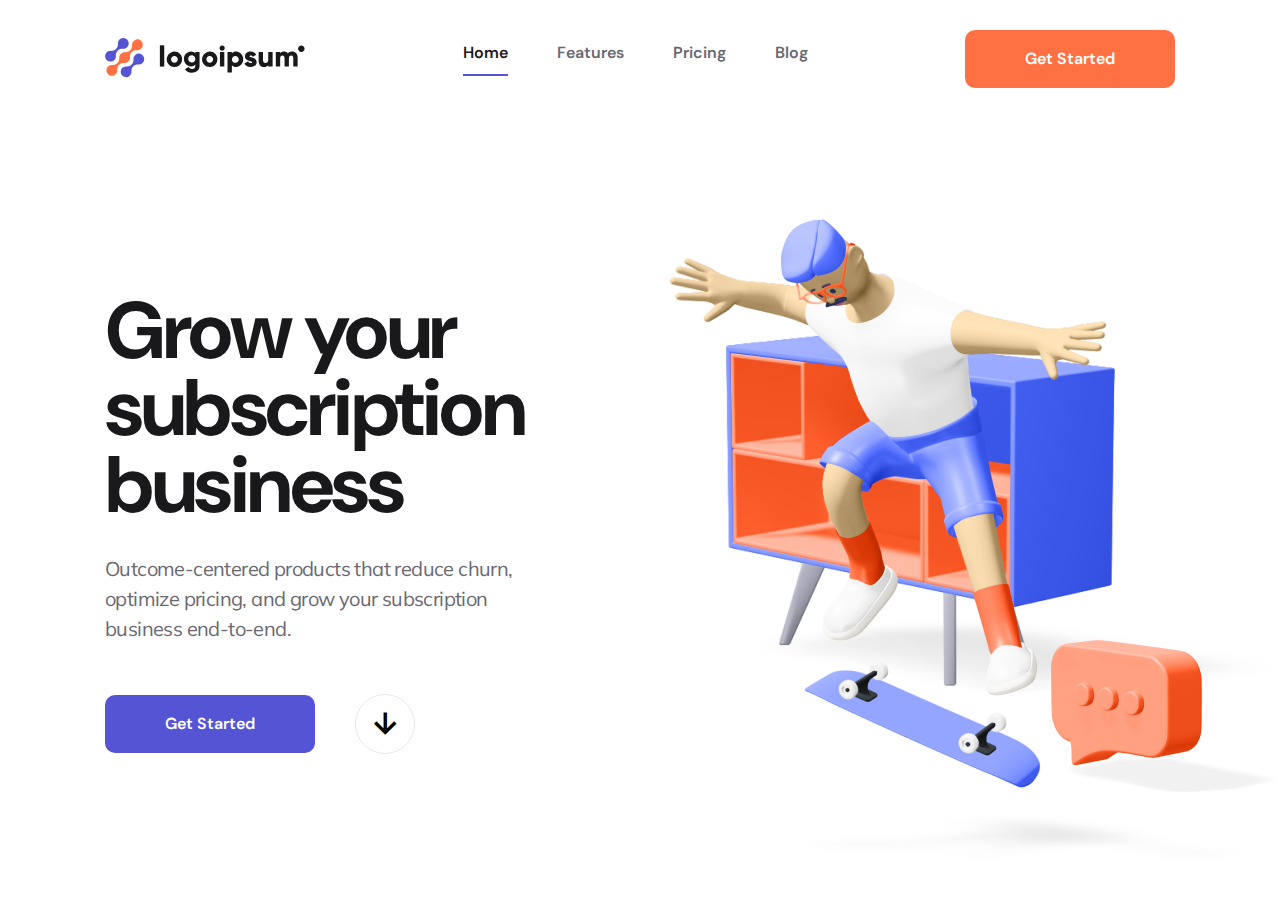
<file: index.html>
<!DOCTYPE html>
<html lang="en">

<head>
  <meta charset="UTF-8">
  <meta http-equiv="X-UA-Compatible" content="IE=edge">
  <meta name="viewport" content="width=device-width, initial-scale=1.0">
  <title>Logo-Ipsum</title>
  <link rel="preconnect" href="https://fonts.googleapis.com">
  <link rel="preconnect" href="https://fonts.gstatic.com" crossorigin>
  <link href="https://fonts.googleapis.com/css2?family=DM+Sans:wght@400;500;700&family=Mulish:wght@300;400&display=swap"
    rel="stylesheet">
  <link href='https://unpkg.com/boxicons@2.1.1/css/boxicons.min.css' rel='stylesheet'>
  <link rel="shortcut icon"
    href="https://upload.wikimedia.org/wikipedia/commons/thumb/a/ab/Android_O_Preview_Logo.png/1024px-Android_O_Preview_Logo.png"
    type="image/x-icon">
  <link rel="stylesheet" href="https://necolas.github.io/normalize.css/8.0.1/normalize.css">
  <link rel="stylesheet" href="css/style.css">
</head>

<body>
  <section id="site-hero">
    <h1>Logo-Ipsum</h1>
    <header class="site-header">
      <div class="container">
        <div class="row header-row">
          <div class="logo">
            <a class="logo-link" href="#">
              <img src="imgs/logo.svg" alt="logo" width="200" height="41">
            </a>
          </div>
          <nav class="site-nav">
            <ul class="nav-list row">
              <li class="nav-item activ">
                <a class="nav-link" href="#">Home</a>
              </li>
              <li class="nav-item">
                <a class="nav-link" href="#">Features</a>
              </li>
              <li class="nav-item">
                <a class="nav-link" href="#">Pricing</a>
              </li>
              <li class="nav-item">
                <a class="nav-link" href="blog.html">Blog</a>
              </li>
            </ul>
          </nav>
          <a class="btn btn-started" href="#">Get started</a>
        </div>
      </div>
    </header>

    <div class="hero-content">
      <div class="container">
        <div class="row hero-row">
          <div class="hero-desc">
            <h2 class="hero-title">Grow your subscription business</h2>
            <p class="hero-text text">Outcome-centered products that reduce churn, optimize pricing, and grow your
              subscription
              business end-to-end.</p>
            <div class="hero-btns row">
              <a class="btn hero-link" href="#">Get started</a>
              <button class="btn hero-btn"><i class='bx bx-down-arrow-alt'></i></button>
            </div>
          </div>
          <div class="hero-img">
            <img src="imgs/hero-img-men.png" alt="hero-img" width="610" height="644">
          </div>
        </div>
      </div>
    </div>

  </section>
</body>

</html>
</file>
<file: css/style.css>
/* font-family: 'DM Sans', sans-serif; */
/* font-family: 'Mulish', sans-serif; */

* {
  box-sizing: border-box;
  margin: 0;
  padding: 0;
}

body {
  color: #19191b;
  background-color: #fff;
  font-family: 'Mulish', sans-serif;
}

.container {
  width: 1100px;
  padding-left: 15px;
  padding-right: 15px;
  margin: 0 auto;
}

.row {
  display: flex;
  flex-direction: row;
  flex-wrap: wrap;
}

.header-row {
  justify-content: space-between;
  align-items: center;
}

h1 {
  display: none;
}

/* HEADER START */
.site-header {
  padding-top: 30px;
}

.nav-list {
  list-style: none;
}
.nav-item:not(:last-child) {
  margin-right: 49px;
}
.nav-link {
  color: #696871;
  font-family: 'DM Sans', sans-serif;
  font-weight: 600;
  text-decoration: none;
  line-height: 18px;
  text-transform: capitalize;
}
.nav-item.activ {
  padding-bottom: 12px;
  border-bottom: 2px solid #5454D4;
}
.nav-item.activ .nav-link {
  color: #19191b;
}
.btn {
  font-family: 'DM Sans', sans-serif;
  font-weight: 600;
  text-decoration: none;
  line-height: 18px;
  text-transform: capitalize;
  border-radius: 10px;
}
.btn-started {
  padding: 20px 60px;
  background: #FF7143;
  color: #fff;
}
/*  HEADER END */

/* hero-content */

.hero-content {
  padding-top: 111px;
}
.hero-desc {
  width: 460px;
} 
.hero-title {
  font-family: 'DM Sans', sans-serif;
  font-size: 80px;
  line-height: 77px;
  font-weight: 700;
  letter-spacing: -2.5px;
  margin-bottom: 30px;
}

.text {
  font-size: 20px;
  line-height: 30px;
  letter-spacing: -0.6px;
  color: #696871;
}

.hero-text {
  margin-bottom: 50px;
}

.hero-link {
  padding: 20px 60px;
  background: #5454D4;
  color: #fff;
  margin-right: 40px;
}
.hero-btns  {
  align-items: center;
}
.hero-btns > * {
  cursor: pointer;
}
.hero-btn {
  width: 60px;
  height: 60px;
  border-radius: 50%;
  border: 1px solid #e7e7e7;
  background-color: transparent;
}

.hero-btn .bx {
  font-size: 40px;
  font-weight: 300;
}

.hero-row {
  justify-content: space-between;
  align-items: center;
}

.hero-img {
  position: relative;
  left: 105px;
  top: 20px;
}
</file>
